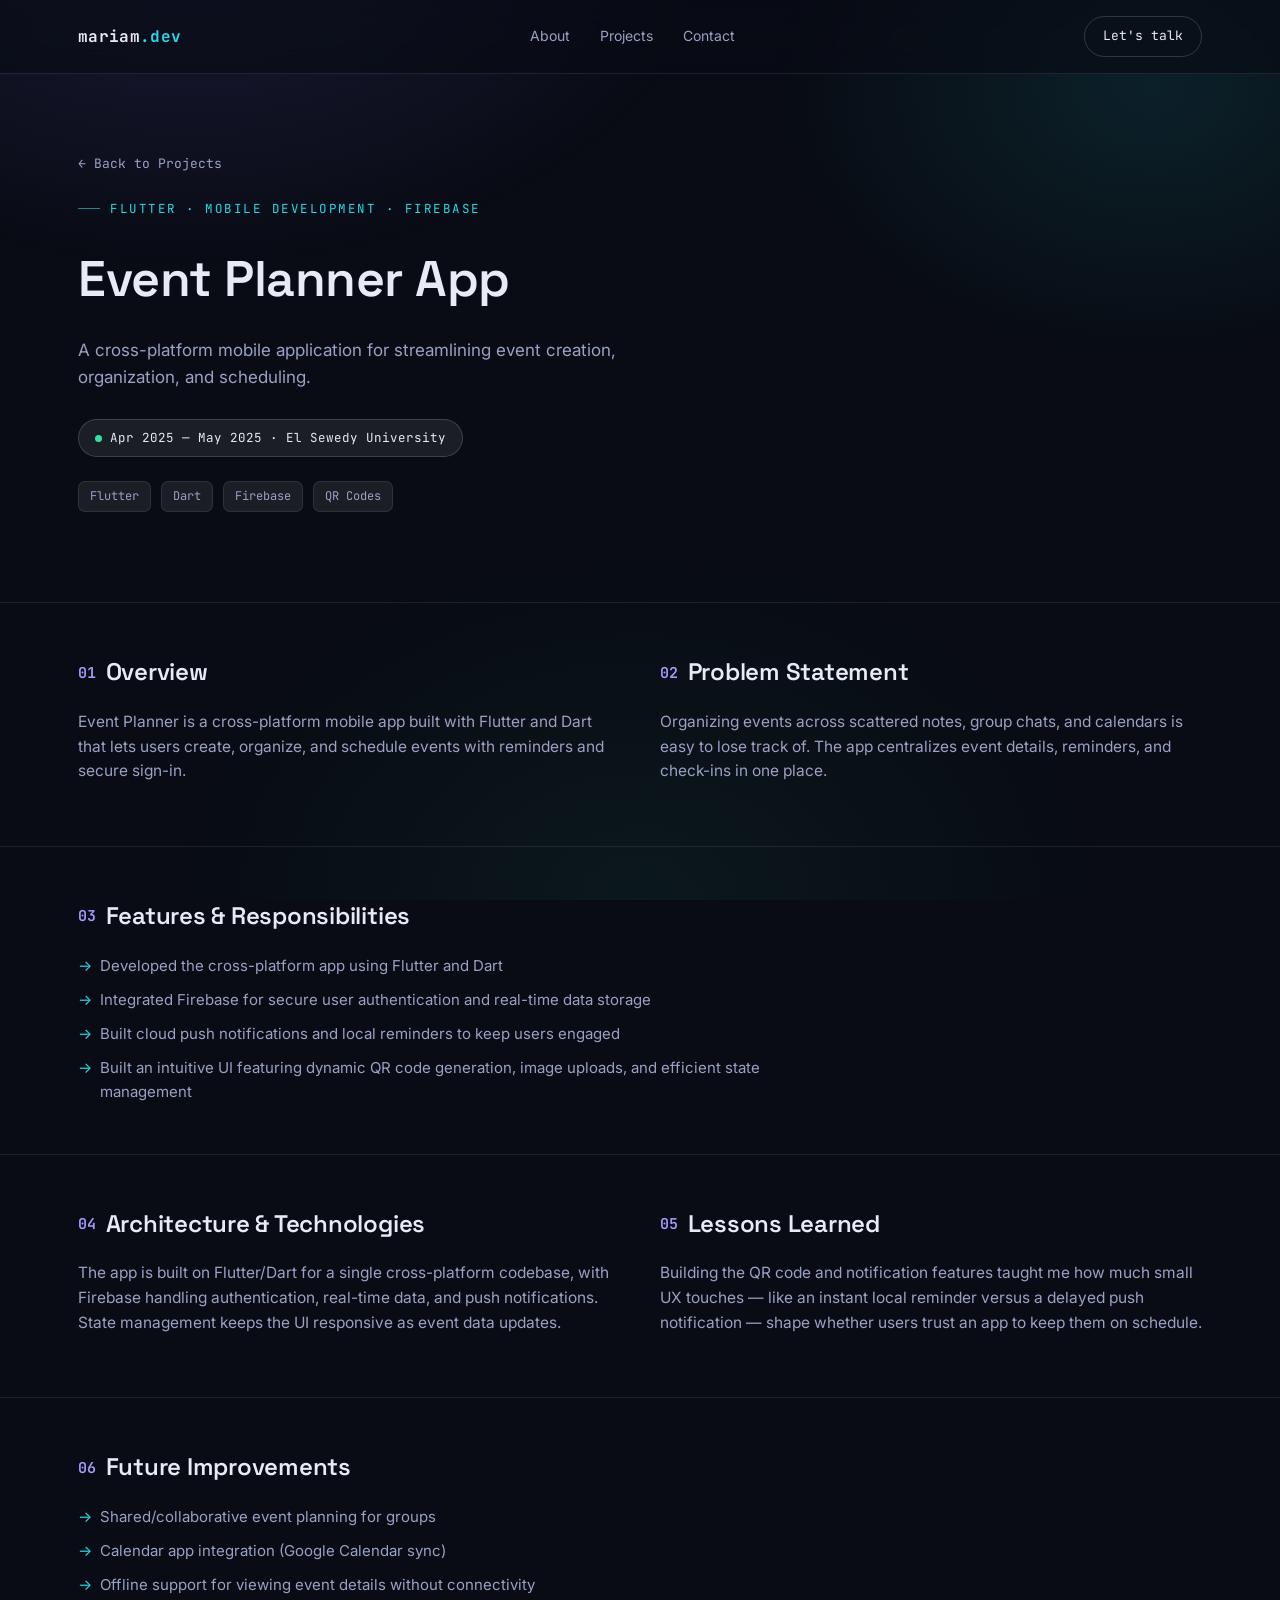
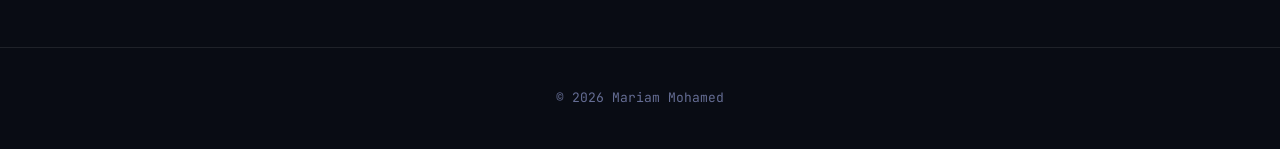
<file: project-event-planner.html>
<!DOCTYPE html>
<html lang="en">
<head>
<meta charset="UTF-8">
<meta name="viewport" content="width=device-width, initial-scale=1.0">
<title>Event Planner App — Mariam Mohamed</title>
<link rel="preconnect" href="https://fonts.googleapis.com">
<link href="https://fonts.googleapis.com/css2?family=Space+Grotesk:wght@500;600;700&family=Inter:wght@400;500;600;700&family=JetBrains+Mono:wght@400;500;700&display=swap" rel="stylesheet">
<link rel="stylesheet" href="assets/style.css">
</head>
<body>
<header class="nav">
  <div class="nav-inner">
    <a href="index.html#home" class="logo">mariam<span>.dev</span></a>
    <nav class="nav-links">
      <a href="index.html#about">About</a>
      <a href="index.html#projects">Projects</a>
      <a href="index.html#contact">Contact</a>
    </nav>
    <a href="index.html#contact" class="nav-cta">Let's talk</a>
  </div>
</header>

<section class="proj-hero">
  <div class="wrap">
    <a href="index.html#projects" class="back-link">← Back to Projects</a>
    <div class="eyebrow">Flutter · Mobile Development · Firebase</div>
    <h1>Event Planner App</h1>
    <p class="lede">A cross-platform mobile application for streamlining event creation, organization, and scheduling.</p>
    <div class="role-badge"><span class="dotpulse"></span> Apr 2025 — May 2025 · El Sewedy University</div>
    <div class="meta-row">
      <span class="chip">Flutter</span><span class="chip">Dart</span><span class="chip">Firebase</span><span class="chip">QR Codes</span>
    </div>
  </div>
</section>

<section class="detail-section">
  <div class="wrap two-col">
    <div>
      <h2><span class="n">01</span> Overview</h2>
      <p>Event Planner is a cross-platform mobile app built with Flutter and Dart that lets users create, organize, and schedule events with reminders and secure sign-in.</p>
    </div>
    <div>
      <h2><span class="n">02</span> Problem Statement</h2>
      <p>Organizing events across scattered notes, group chats, and calendars is easy to lose track of. The app centralizes event details, reminders, and check-ins in one place.</p>
    </div>
  </div>
</section>

<section class="detail-section">
  <div class="wrap">
    <h2><span class="n">03</span> Features & Responsibilities</h2>
    <ul>
      <li>Developed the cross-platform app using Flutter and Dart</li>
      <li>Integrated Firebase for secure user authentication and real-time data storage</li>
      <li>Built cloud push notifications and local reminders to keep users engaged</li>
      <li>Built an intuitive UI featuring dynamic QR code generation, image uploads, and efficient state management</li>
    </ul>
  </div>
</section>

<section class="detail-section">
  <div class="wrap two-col">
    <div>
      <h2><span class="n">04</span> Architecture & Technologies</h2>
      <p>The app is built on Flutter/Dart for a single cross-platform codebase, with Firebase handling authentication, real-time data, and push notifications. State management keeps the UI responsive as event data updates.</p>
    </div>
    <div>
      <h2><span class="n">05</span> Lessons Learned</h2>
      <p>Building the QR code and notification features taught me how much small UX touches — like an instant local reminder versus a delayed push notification — shape whether users trust an app to keep them on schedule.</p>
    </div>
  </div>
</section>

<section class="detail-section">
  <div class="wrap">
    <h2><span class="n">06</span> Future Improvements</h2>
    <ul>
      <li>Shared/collaborative event planning for groups</li>
      <li>Calendar app integration (Google Calendar sync)</li>
      <li>Offline support for viewing event details without connectivity</li>
    </ul>
  </div>
</section>

<footer><div class="wrap"><p>© 2026 Mariam Mohamed</p></div></footer>
<script src="assets/main.js"></script>
</body>
</html>
</file>
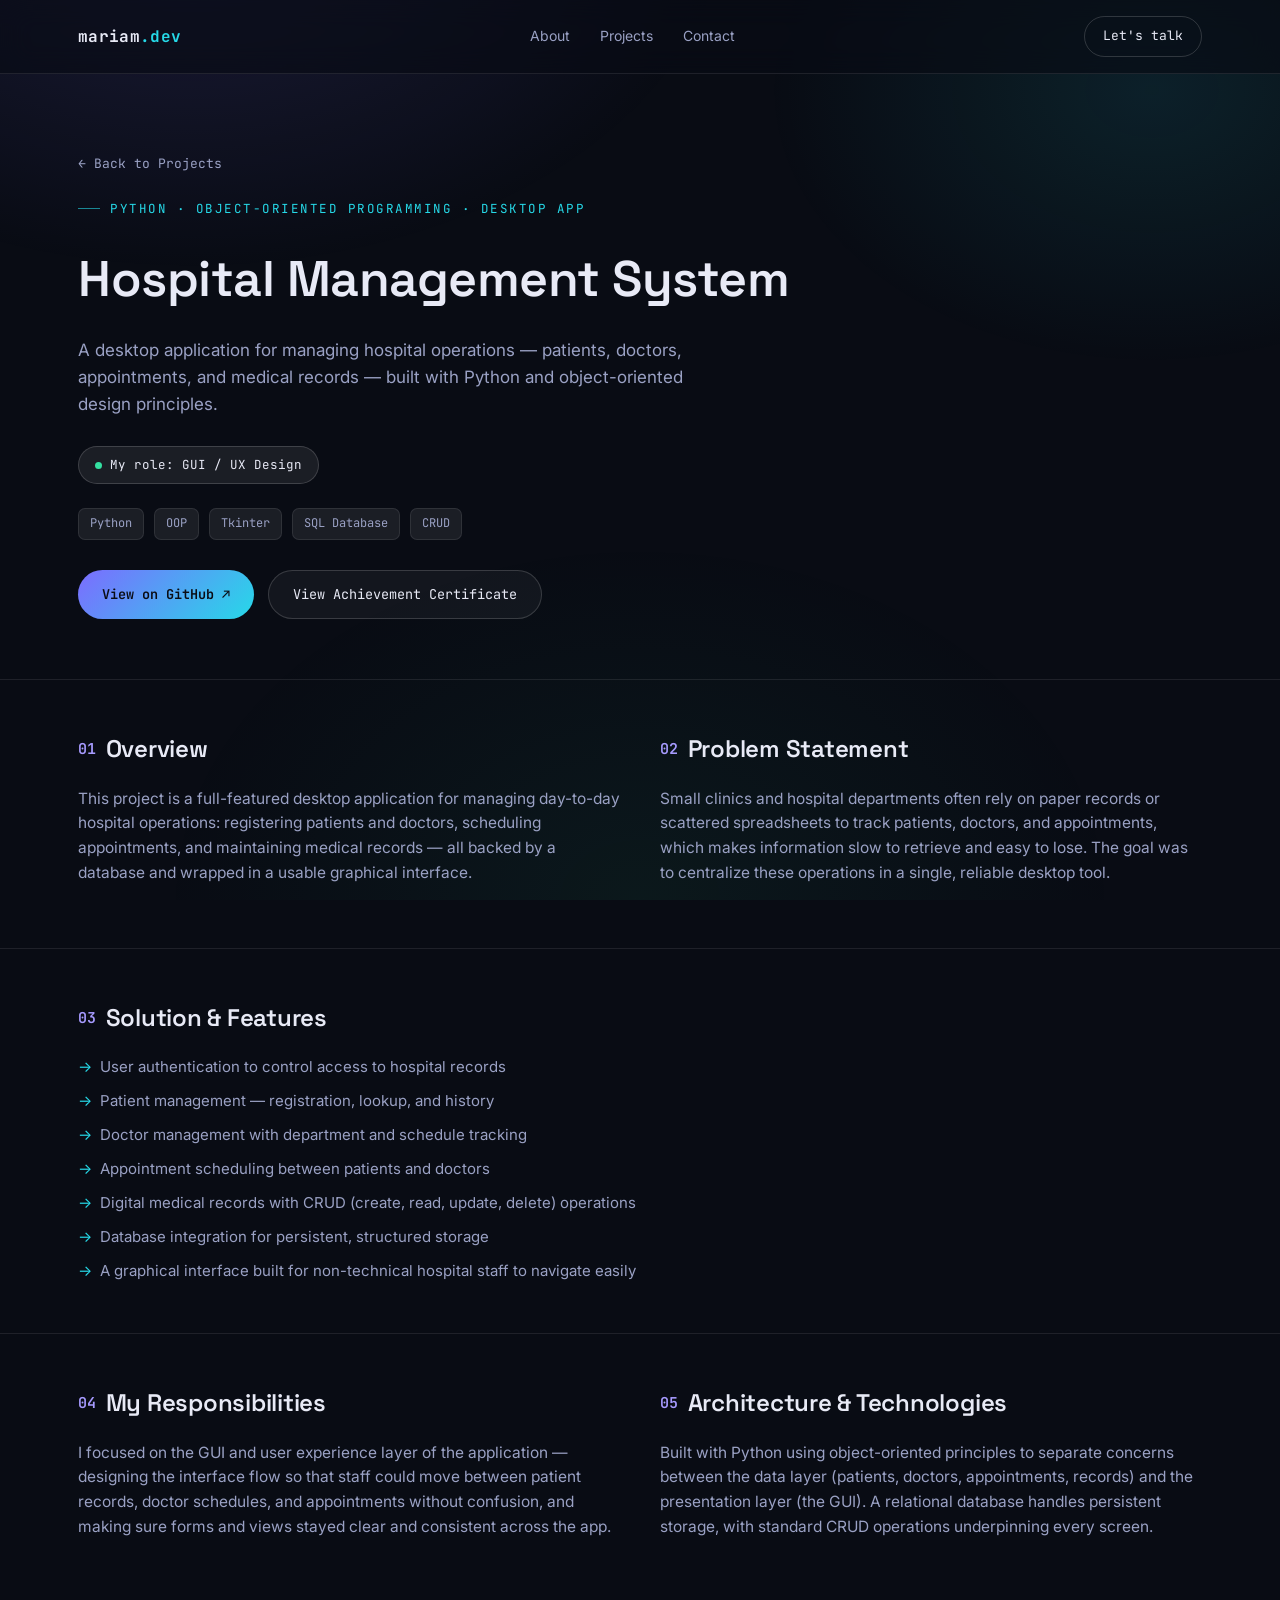
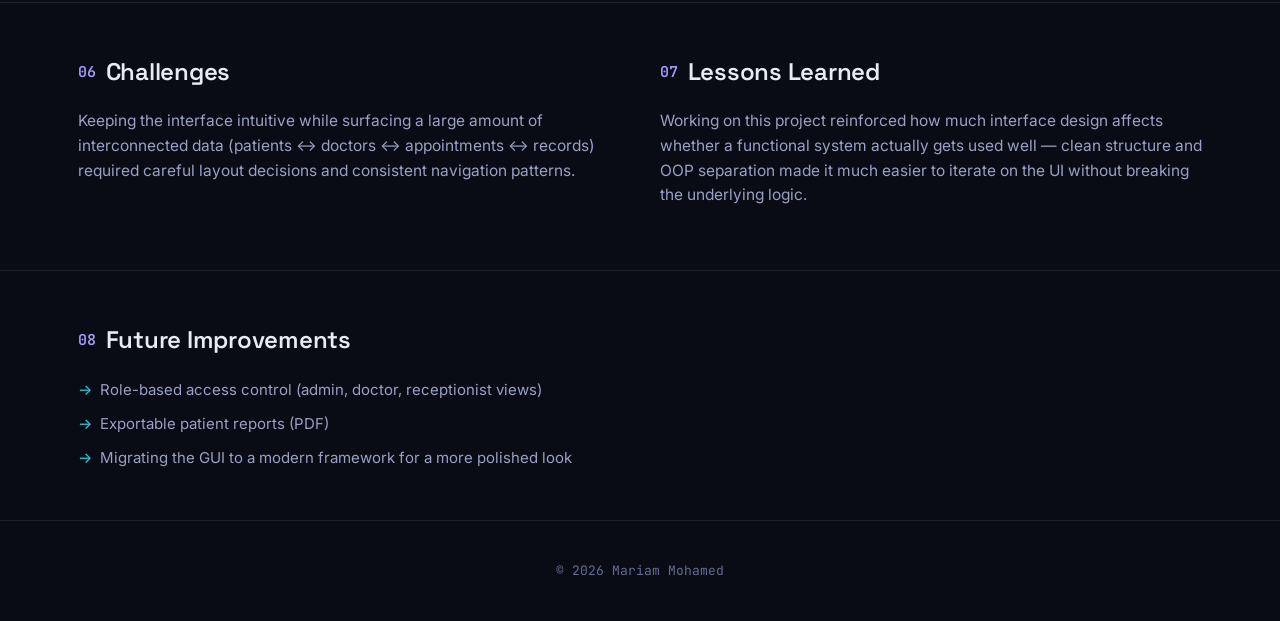
<file: project-hospital.html>
<!DOCTYPE html>
<html lang="en">
<head>
<meta charset="UTF-8">
<meta name="viewport" content="width=device-width, initial-scale=1.0">
<title>Hospital Management System — Mariam Mohamed</title>
<link rel="preconnect" href="https://fonts.googleapis.com">
<link href="https://fonts.googleapis.com/css2?family=Space+Grotesk:wght@500;600;700&family=Inter:wght@400;500;600;700&family=JetBrains+Mono:wght@400;500;700&display=swap" rel="stylesheet">
<link rel="stylesheet" href="assets/style.css">
</head>
<body>
<header class="nav">
  <div class="nav-inner">
    <a href="index.html#home" class="logo">mariam<span>.dev</span></a>
    <nav class="nav-links">
      <a href="index.html#about">About</a>
      <a href="index.html#projects">Projects</a>
      <a href="index.html#contact">Contact</a>
    </nav>
    <a href="index.html#contact" class="nav-cta">Let's talk</a>
  </div>
</header>

<section class="proj-hero">
  <div class="wrap">
    <a href="index.html#projects" class="back-link">← Back to Projects</a>
    <div class="eyebrow">Python · Object-Oriented Programming · Desktop App</div>
    <h1>Hospital Management System</h1>
    <p class="lede">A desktop application for managing hospital operations — patients, doctors, appointments, and medical records — built with Python and object-oriented design principles.</p>
    <div class="role-badge"><span class="dotpulse"></span> My role: GUI / UX Design</div>
    <div class="meta-row">
      <span class="chip">Python</span><span class="chip">OOP</span><span class="chip">Tkinter</span><span class="chip">SQL Database</span><span class="chip">CRUD</span>
    </div>
    <div class="hero-ctas">
      <a href="https://github.com/mariammohamed45/hospital_managment_system" target="_blank" class="btn btn-primary">View on GitHub ↗</a>
      <a href="assets/certs/cert_2.png" target="_blank" class="btn btn-ghost">View Achievement Certificate</a>
    </div>
  </div>
</section>

<section class="detail-section">
  <div class="wrap two-col">
    <div>
      <h2><span class="n">01</span> Overview</h2>
      <p>This project is a full-featured desktop application for managing day-to-day hospital operations: registering patients and doctors, scheduling appointments, and maintaining medical records — all backed by a database and wrapped in a usable graphical interface.</p>
    </div>
    <div>
      <h2><span class="n">02</span> Problem Statement</h2>
      <p>Small clinics and hospital departments often rely on paper records or scattered spreadsheets to track patients, doctors, and appointments, which makes information slow to retrieve and easy to lose. The goal was to centralize these operations in a single, reliable desktop tool.</p>
    </div>
  </div>
</section>

<section class="detail-section">
  <div class="wrap">
    <h2><span class="n">03</span> Solution & Features</h2>
    <ul>
      <li>User authentication to control access to hospital records</li>
      <li>Patient management — registration, lookup, and history</li>
      <li>Doctor management with department and schedule tracking</li>
      <li>Appointment scheduling between patients and doctors</li>
      <li>Digital medical records with CRUD (create, read, update, delete) operations</li>
      <li>Database integration for persistent, structured storage</li>
      <li>A graphical interface built for non-technical hospital staff to navigate easily</li>
    </ul>
  </div>
</section>

<section class="detail-section">
  <div class="wrap two-col">
    <div>
      <h2><span class="n">04</span> My Responsibilities</h2>
      <p>I focused on the GUI and user experience layer of the application — designing the interface flow so that staff could move between patient records, doctor schedules, and appointments without confusion, and making sure forms and views stayed clear and consistent across the app.</p>
    </div>
    <div>
      <h2><span class="n">05</span> Architecture & Technologies</h2>
      <p>Built with Python using object-oriented principles to separate concerns between the data layer (patients, doctors, appointments, records) and the presentation layer (the GUI). A relational database handles persistent storage, with standard CRUD operations underpinning every screen.</p>
    </div>
  </div>
</section>

<section class="detail-section">
  <div class="wrap two-col">
    <div>
      <h2><span class="n">06</span> Challenges</h2>
      <p>Keeping the interface intuitive while surfacing a large amount of interconnected data (patients ↔ doctors ↔ appointments ↔ records) required careful layout decisions and consistent navigation patterns.</p>
    </div>
    <div>
      <h2><span class="n">07</span> Lessons Learned</h2>
      <p>Working on this project reinforced how much interface design affects whether a functional system actually gets used well — clean structure and OOP separation made it much easier to iterate on the UI without breaking the underlying logic.</p>
    </div>
  </div>
</section>

<section class="detail-section">
  <div class="wrap">
    <h2><span class="n">08</span> Future Improvements</h2>
    <ul>
      <li>Role-based access control (admin, doctor, receptionist views)</li>
      <li>Exportable patient reports (PDF)</li>
      <li>Migrating the GUI to a modern framework for a more polished look</li>
    </ul>
  </div>
</section>

<footer>
  <div class="wrap">
    <p>© 2026 Mariam Mohamed</p>
  </div>
</footer>
<script src="assets/main.js"></script>
</body>
</html>
</file>
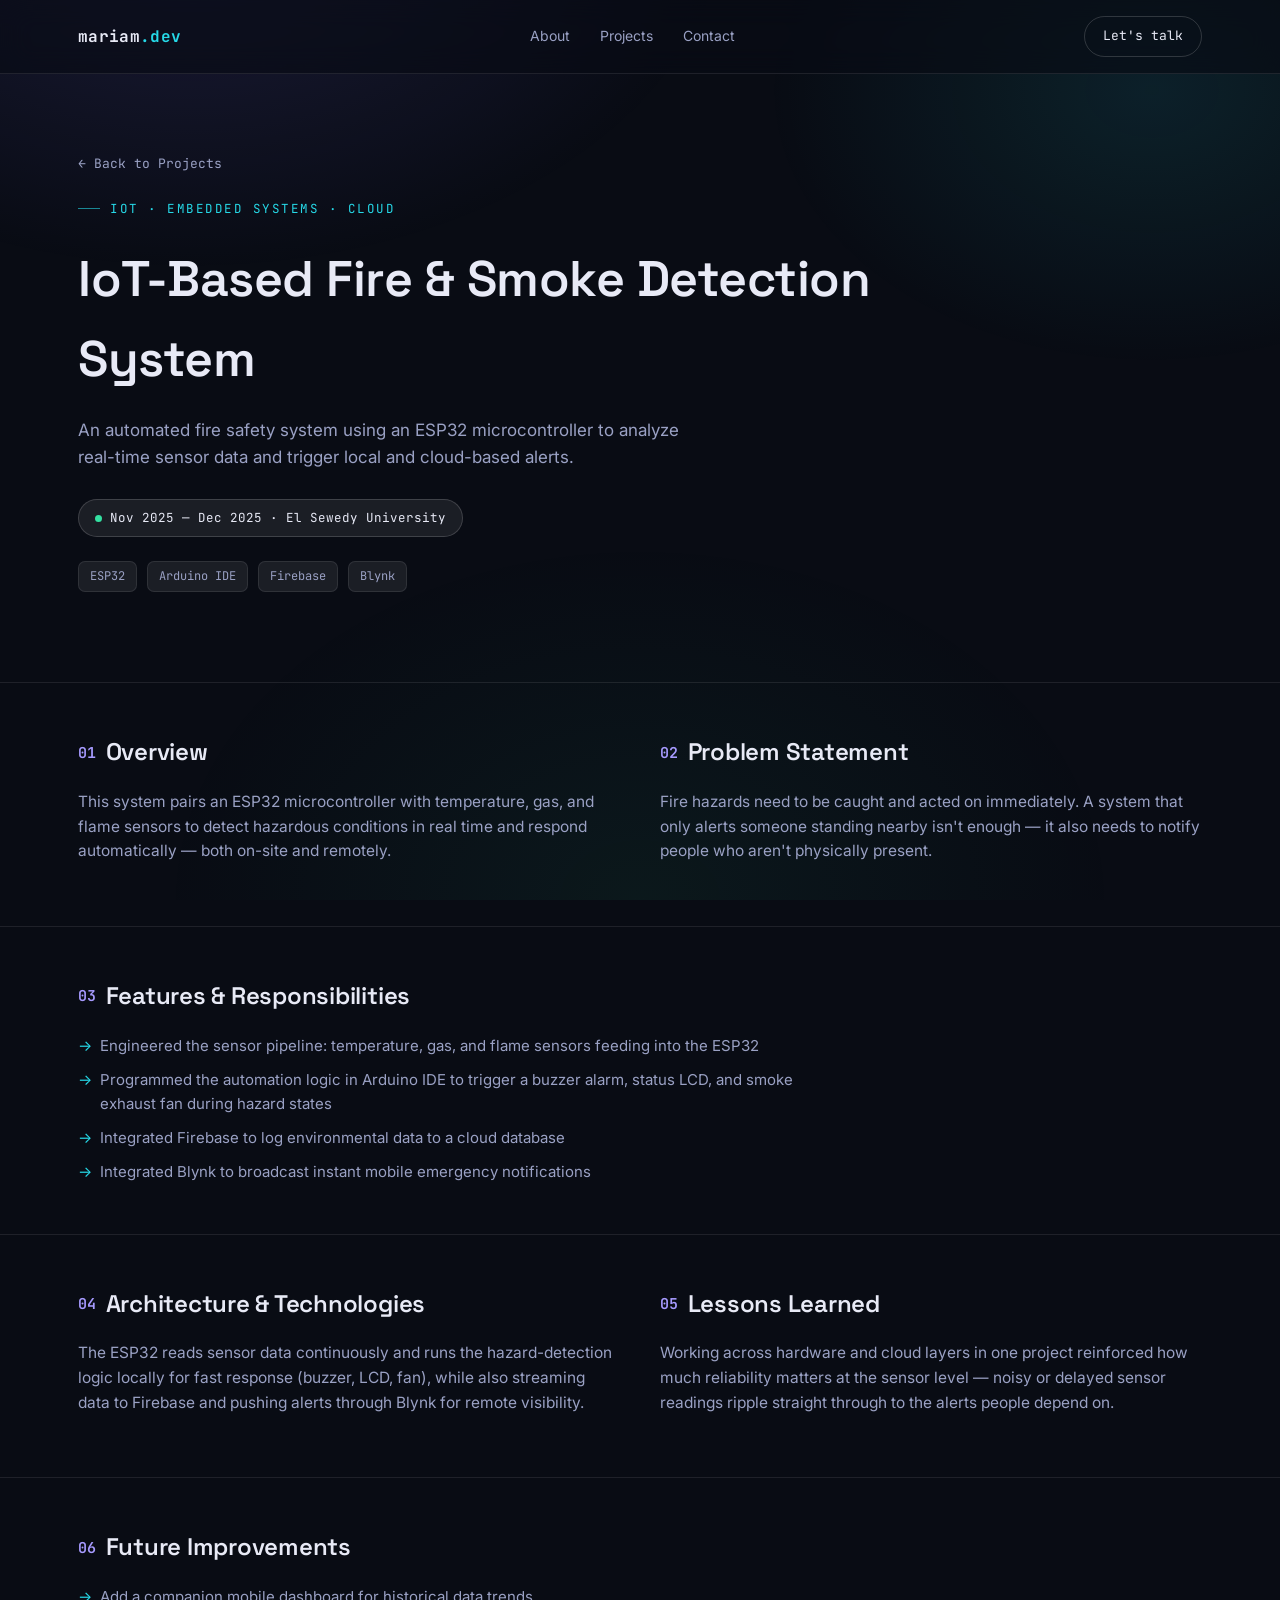
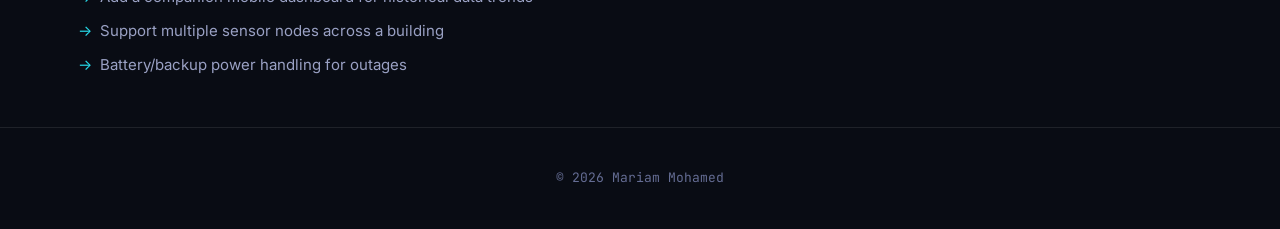
<file: project-iot-fire.html>
<!DOCTYPE html>
<html lang="en">
<head>
<meta charset="UTF-8">
<meta name="viewport" content="width=device-width, initial-scale=1.0">
<title>IoT-Based Fire & Smoke Detection — Mariam Mohamed</title>
<link rel="preconnect" href="https://fonts.googleapis.com">
<link href="https://fonts.googleapis.com/css2?family=Space+Grotesk:wght@500;600;700&family=Inter:wght@400;500;600;700&family=JetBrains+Mono:wght@400;500;700&display=swap" rel="stylesheet">
<link rel="stylesheet" href="assets/style.css">
</head>
<body>
<header class="nav">
  <div class="nav-inner">
    <a href="index.html#home" class="logo">mariam<span>.dev</span></a>
    <nav class="nav-links">
      <a href="index.html#about">About</a>
      <a href="index.html#projects">Projects</a>
      <a href="index.html#contact">Contact</a>
    </nav>
    <a href="index.html#contact" class="nav-cta">Let's talk</a>
  </div>
</header>

<section class="proj-hero">
  <div class="wrap">
    <a href="index.html#projects" class="back-link">← Back to Projects</a>
    <div class="eyebrow">IoT · Embedded Systems · Cloud</div>
    <h1>IoT-Based Fire & Smoke Detection System</h1>
    <p class="lede">An automated fire safety system using an ESP32 microcontroller to analyze real-time sensor data and trigger local and cloud-based alerts.</p>
    <div class="role-badge"><span class="dotpulse"></span> Nov 2025 — Dec 2025 · El Sewedy University</div>
    <div class="meta-row">
      <span class="chip">ESP32</span><span class="chip">Arduino IDE</span><span class="chip">Firebase</span><span class="chip">Blynk</span>
    </div>
  </div>
</section>

<section class="detail-section">
  <div class="wrap two-col">
    <div>
      <h2><span class="n">01</span> Overview</h2>
      <p>This system pairs an ESP32 microcontroller with temperature, gas, and flame sensors to detect hazardous conditions in real time and respond automatically — both on-site and remotely.</p>
    </div>
    <div>
      <h2><span class="n">02</span> Problem Statement</h2>
      <p>Fire hazards need to be caught and acted on immediately. A system that only alerts someone standing nearby isn't enough — it also needs to notify people who aren't physically present.</p>
    </div>
  </div>
</section>

<section class="detail-section">
  <div class="wrap">
    <h2><span class="n">03</span> Features & Responsibilities</h2>
    <ul>
      <li>Engineered the sensor pipeline: temperature, gas, and flame sensors feeding into the ESP32</li>
      <li>Programmed the automation logic in Arduino IDE to trigger a buzzer alarm, status LCD, and smoke exhaust fan during hazard states</li>
      <li>Integrated Firebase to log environmental data to a cloud database</li>
      <li>Integrated Blynk to broadcast instant mobile emergency notifications</li>
    </ul>
  </div>
</section>

<section class="detail-section">
  <div class="wrap two-col">
    <div>
      <h2><span class="n">04</span> Architecture & Technologies</h2>
      <p>The ESP32 reads sensor data continuously and runs the hazard-detection logic locally for fast response (buzzer, LCD, fan), while also streaming data to Firebase and pushing alerts through Blynk for remote visibility.</p>
    </div>
    <div>
      <h2><span class="n">05</span> Lessons Learned</h2>
      <p>Working across hardware and cloud layers in one project reinforced how much reliability matters at the sensor level — noisy or delayed sensor readings ripple straight through to the alerts people depend on.</p>
    </div>
  </div>
</section>

<section class="detail-section">
  <div class="wrap">
    <h2><span class="n">06</span> Future Improvements</h2>
    <ul>
      <li>Add a companion mobile dashboard for historical data trends</li>
      <li>Support multiple sensor nodes across a building</li>
      <li>Battery/backup power handling for outages</li>
    </ul>
  </div>
</section>

<footer><div class="wrap"><p>© 2026 Mariam Mohamed</p></div></footer>
<script src="assets/main.js"></script>
</body>
</html>
</file>
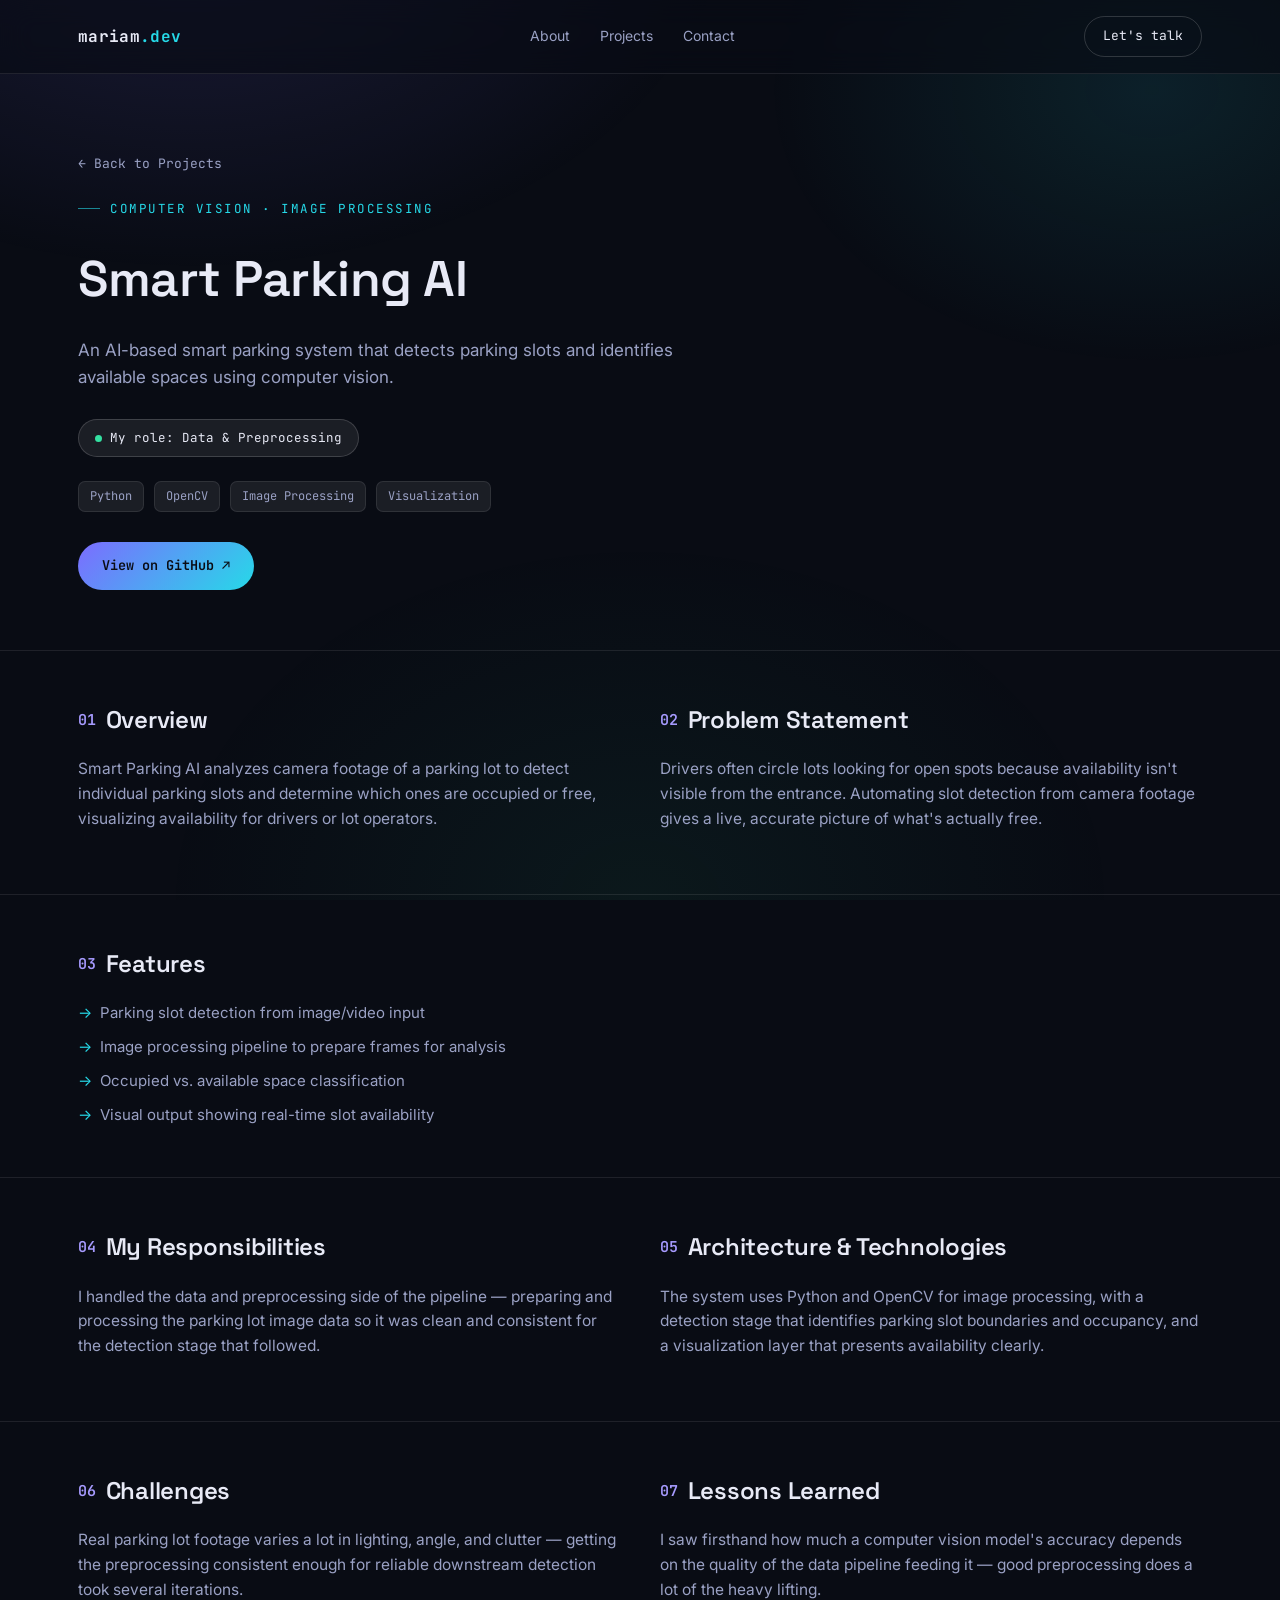
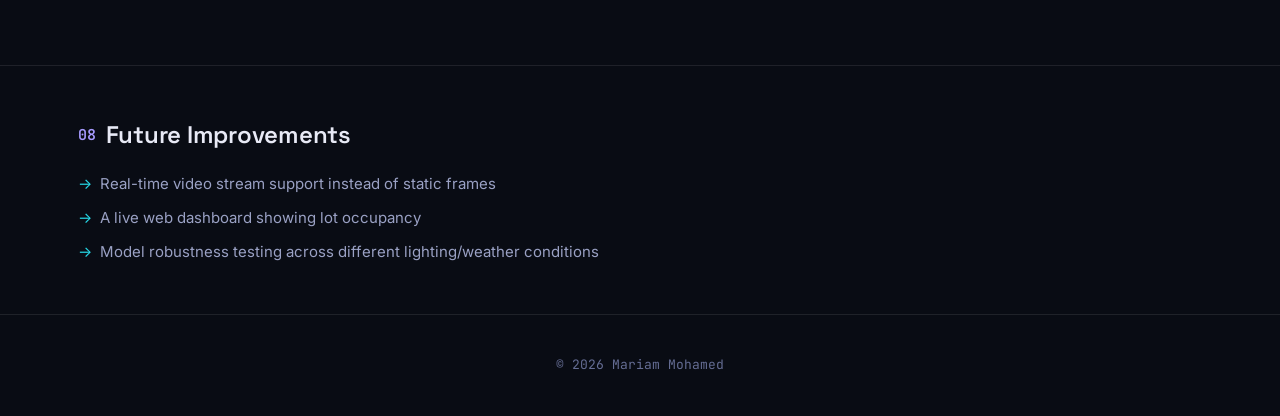
<file: project-parking.html>
<!DOCTYPE html>
<html lang="en">
<head>
<meta charset="UTF-8">
<meta name="viewport" content="width=device-width, initial-scale=1.0">
<title>Smart Parking AI — Mariam Mohamed</title>
<link rel="preconnect" href="https://fonts.googleapis.com">
<link href="https://fonts.googleapis.com/css2?family=Space+Grotesk:wght@500;600;700&family=Inter:wght@400;500;600;700&family=JetBrains+Mono:wght@400;500;700&display=swap" rel="stylesheet">
<link rel="stylesheet" href="assets/style.css">
</head>
<body>
<header class="nav">
  <div class="nav-inner">
    <a href="index.html#home" class="logo">mariam<span>.dev</span></a>
    <nav class="nav-links">
      <a href="index.html#about">About</a>
      <a href="index.html#projects">Projects</a>
      <a href="index.html#contact">Contact</a>
    </nav>
    <a href="index.html#contact" class="nav-cta">Let's talk</a>
  </div>
</header>

<section class="proj-hero">
  <div class="wrap">
    <a href="index.html#projects" class="back-link">← Back to Projects</a>
    <div class="eyebrow">Computer Vision · Image Processing</div>
    <h1>Smart Parking AI</h1>
    <p class="lede">An AI-based smart parking system that detects parking slots and identifies available spaces using computer vision.</p>
    <div class="role-badge"><span class="dotpulse"></span> My role: Data & Preprocessing</div>
    <div class="meta-row">
      <span class="chip">Python</span><span class="chip">OpenCV</span><span class="chip">Image Processing</span><span class="chip">Visualization</span>
    </div>
    <div class="hero-ctas">
      <a href="https://github.com/mariammohamed45/Smart_Parking-AI" target="_blank" class="btn btn-primary">View on GitHub ↗</a>
    </div>
  </div>
</section>

<section class="detail-section">
  <div class="wrap two-col">
    <div>
      <h2><span class="n">01</span> Overview</h2>
      <p>Smart Parking AI analyzes camera footage of a parking lot to detect individual parking slots and determine which ones are occupied or free, visualizing availability for drivers or lot operators.</p>
    </div>
    <div>
      <h2><span class="n">02</span> Problem Statement</h2>
      <p>Drivers often circle lots looking for open spots because availability isn't visible from the entrance. Automating slot detection from camera footage gives a live, accurate picture of what's actually free.</p>
    </div>
  </div>
</section>

<section class="detail-section">
  <div class="wrap">
    <h2><span class="n">03</span> Features</h2>
    <ul>
      <li>Parking slot detection from image/video input</li>
      <li>Image processing pipeline to prepare frames for analysis</li>
      <li>Occupied vs. available space classification</li>
      <li>Visual output showing real-time slot availability</li>
    </ul>
  </div>
</section>

<section class="detail-section">
  <div class="wrap two-col">
    <div>
      <h2><span class="n">04</span> My Responsibilities</h2>
      <p>I handled the data and preprocessing side of the pipeline — preparing and processing the parking lot image data so it was clean and consistent for the detection stage that followed.</p>
    </div>
    <div>
      <h2><span class="n">05</span> Architecture & Technologies</h2>
      <p>The system uses Python and OpenCV for image processing, with a detection stage that identifies parking slot boundaries and occupancy, and a visualization layer that presents availability clearly.</p>
    </div>
  </div>
</section>

<section class="detail-section">
  <div class="wrap two-col">
    <div>
      <h2><span class="n">06</span> Challenges</h2>
      <p>Real parking lot footage varies a lot in lighting, angle, and clutter — getting the preprocessing consistent enough for reliable downstream detection took several iterations.</p>
    </div>
    <div>
      <h2><span class="n">07</span> Lessons Learned</h2>
      <p>I saw firsthand how much a computer vision model's accuracy depends on the quality of the data pipeline feeding it — good preprocessing does a lot of the heavy lifting.</p>
    </div>
  </div>
</section>

<section class="detail-section">
  <div class="wrap">
    <h2><span class="n">08</span> Future Improvements</h2>
    <ul>
      <li>Real-time video stream support instead of static frames</li>
      <li>A live web dashboard showing lot occupancy</li>
      <li>Model robustness testing across different lighting/weather conditions</li>
    </ul>
  </div>
</section>

<footer><div class="wrap"><p>© 2026 Mariam Mohamed</p></div></footer>
<script src="assets/main.js"></script>
</body>
</html>
</file>
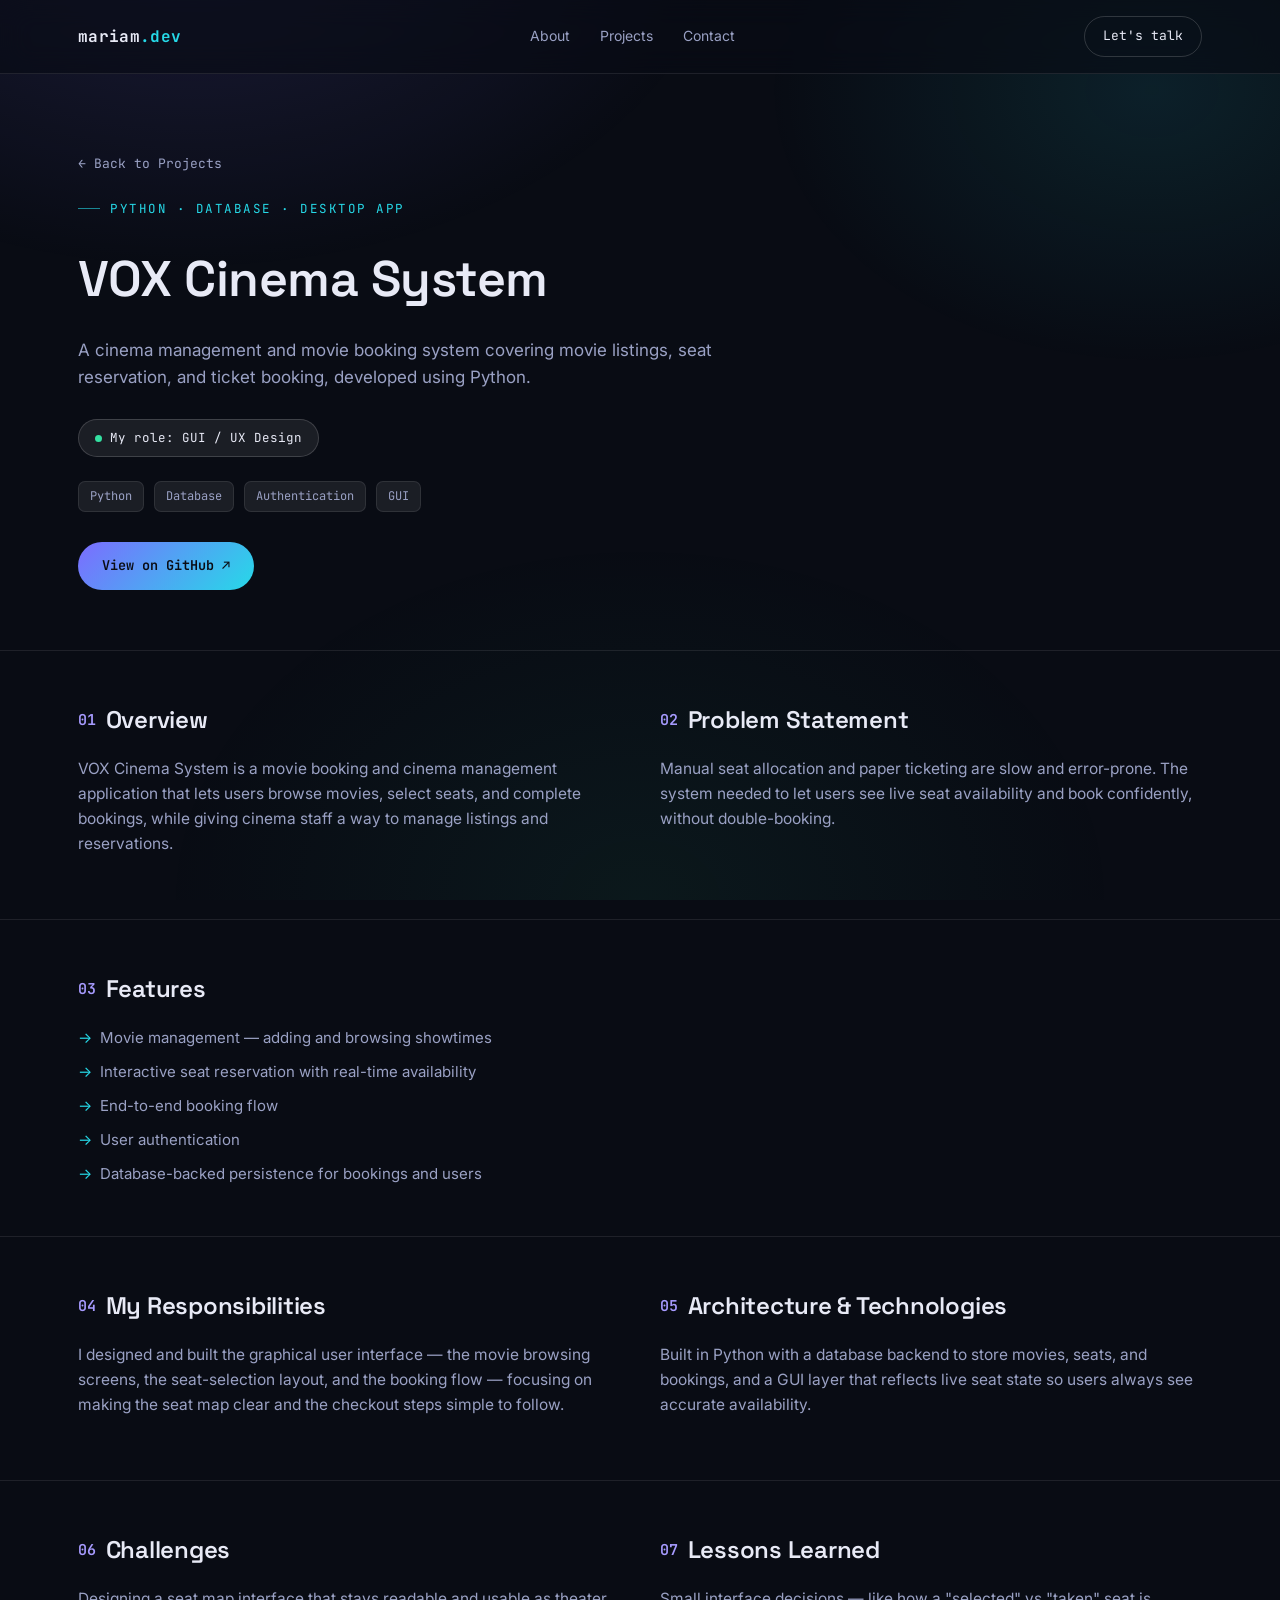
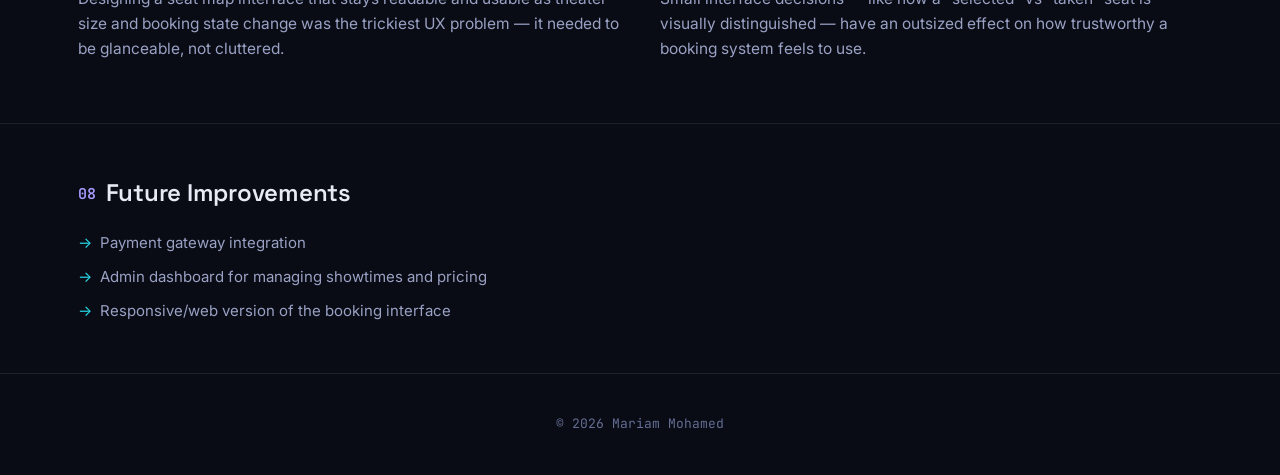
<file: project-vox.html>
<!DOCTYPE html>
<html lang="en">
<head>
<meta charset="UTF-8">
<meta name="viewport" content="width=device-width, initial-scale=1.0">
<title>VOX Cinema System — Mariam Mohamed</title>
<link rel="preconnect" href="https://fonts.googleapis.com">
<link href="https://fonts.googleapis.com/css2?family=Space+Grotesk:wght@500;600;700&family=Inter:wght@400;500;600;700&family=JetBrains+Mono:wght@400;500;700&display=swap" rel="stylesheet">
<link rel="stylesheet" href="assets/style.css">
</head>
<body>
<header class="nav">
  <div class="nav-inner">
    <a href="index.html#home" class="logo">mariam<span>.dev</span></a>
    <nav class="nav-links">
      <a href="index.html#about">About</a>
      <a href="index.html#projects">Projects</a>
      <a href="index.html#contact">Contact</a>
    </nav>
    <a href="index.html#contact" class="nav-cta">Let's talk</a>
  </div>
</header>

<section class="proj-hero">
  <div class="wrap">
    <a href="index.html#projects" class="back-link">← Back to Projects</a>
    <div class="eyebrow">Python · Database · Desktop App</div>
    <h1>VOX Cinema System</h1>
    <p class="lede">A cinema management and movie booking system covering movie listings, seat reservation, and ticket booking, developed using Python.</p>
    <div class="role-badge"><span class="dotpulse"></span> My role: GUI / UX Design</div>
    <div class="meta-row">
      <span class="chip">Python</span><span class="chip">Database</span><span class="chip">Authentication</span><span class="chip">GUI</span>
    </div>
    <div class="hero-ctas">
      <a href="https://github.com/mariammohamed45/vox_cinema" target="_blank" class="btn btn-primary">View on GitHub ↗</a>
    </div>
  </div>
</section>

<section class="detail-section">
  <div class="wrap two-col">
    <div>
      <h2><span class="n">01</span> Overview</h2>
      <p>VOX Cinema System is a movie booking and cinema management application that lets users browse movies, select seats, and complete bookings, while giving cinema staff a way to manage listings and reservations.</p>
    </div>
    <div>
      <h2><span class="n">02</span> Problem Statement</h2>
      <p>Manual seat allocation and paper ticketing are slow and error-prone. The system needed to let users see live seat availability and book confidently, without double-booking.</p>
    </div>
  </div>
</section>

<section class="detail-section">
  <div class="wrap">
    <h2><span class="n">03</span> Features</h2>
    <ul>
      <li>Movie management — adding and browsing showtimes</li>
      <li>Interactive seat reservation with real-time availability</li>
      <li>End-to-end booking flow</li>
      <li>User authentication</li>
      <li>Database-backed persistence for bookings and users</li>
    </ul>
  </div>
</section>

<section class="detail-section">
  <div class="wrap two-col">
    <div>
      <h2><span class="n">04</span> My Responsibilities</h2>
      <p>I designed and built the graphical user interface — the movie browsing screens, the seat-selection layout, and the booking flow — focusing on making the seat map clear and the checkout steps simple to follow.</p>
    </div>
    <div>
      <h2><span class="n">05</span> Architecture & Technologies</h2>
      <p>Built in Python with a database backend to store movies, seats, and bookings, and a GUI layer that reflects live seat state so users always see accurate availability.</p>
    </div>
  </div>
</section>

<section class="detail-section">
  <div class="wrap two-col">
    <div>
      <h2><span class="n">06</span> Challenges</h2>
      <p>Designing a seat map interface that stays readable and usable as theater size and booking state change was the trickiest UX problem — it needed to be glanceable, not cluttered.</p>
    </div>
    <div>
      <h2><span class="n">07</span> Lessons Learned</h2>
      <p>Small interface decisions — like how a "selected" vs "taken" seat is visually distinguished — have an outsized effect on how trustworthy a booking system feels to use.</p>
    </div>
  </div>
</section>

<section class="detail-section">
  <div class="wrap">
    <h2><span class="n">08</span> Future Improvements</h2>
    <ul>
      <li>Payment gateway integration</li>
      <li>Admin dashboard for managing showtimes and pricing</li>
      <li>Responsive/web version of the booking interface</li>
    </ul>
  </div>
</section>

<footer><div class="wrap"><p>© 2026 Mariam Mohamed</p></div></footer>
<script src="assets/main.js"></script>
</body>
</html>
</file>
<file: assets/style.css>
/* ============ DESIGN TOKENS ============ */
:root{
  --bg: #090c14;
  --bg-alt: #0d1120;
  --surface: rgba(255,255,255,0.045);
  --surface-strong: rgba(255,255,255,0.075);
  --border: rgba(255,255,255,0.09);
  --border-strong: rgba(255,255,255,0.16);
  --text: #e8eaf6;
  --text-dim: #9aa1c4;
  --text-faint: #656d94;
  --violet: #7c6cff;
  --violet-soft: #a79bff;
  --cyan: #26d9e8;
  --mint: #34e0a1;
  --amber: #ffb454;
  --grad-1: linear-gradient(135deg, #7c6cff 0%, #26d9e8 100%);
  --grad-2: linear-gradient(135deg, #26d9e8 0%, #34e0a1 100%);
  --radius-lg: 22px;
  --radius-md: 14px;
  --radius-sm: 9px;
  --font-display: "Space Grotesk", sans-serif;
  --font-body: "Inter", sans-serif;
  --font-mono: "JetBrains Mono", monospace;
  --maxw: 1180px;
}

*{box-sizing:border-box; margin:0; padding:0;}
html{scroll-behavior:smooth;}
body{
  background: var(--bg);
  color: var(--text);
  font-family: var(--font-body);
  line-height:1.6;
  overflow-x:hidden;
  position:relative;
}
body::before{
  content:"";
  position:fixed; inset:0;
  background:
    radial-gradient(ellipse 900px 600px at 15% -10%, rgba(124,108,255,0.16), transparent 60%),
    radial-gradient(ellipse 700px 500px at 90% 10%, rgba(38,217,232,0.10), transparent 55%),
    radial-gradient(ellipse 800px 600px at 50% 100%, rgba(52,224,161,0.06), transparent 60%);
  pointer-events:none;
  z-index:0;
}
img{max-width:100%; display:block;}
a{color:inherit; text-decoration:none;}
ul{list-style:none;}
button{font-family:inherit; cursor:pointer;}

.wrap{max-width:var(--maxw); margin:0 auto; padding:0 28px; position:relative; z-index:1;}
section{padding:120px 0; position:relative; z-index:1;}
@media(max-width:768px){ section{padding:80px 0;} .wrap{padding:0 20px;} }

.eyebrow{
  font-family:var(--font-mono); font-size:12.5px; letter-spacing:.12em; text-transform:uppercase;
  color:var(--cyan); display:flex; align-items:center; gap:10px; margin-bottom:16px;
}
.eyebrow::before{content:""; width:22px; height:1px; background:var(--cyan); opacity:.6;}
h1,h2,h3,h4{font-family:var(--font-display); font-weight:600; letter-spacing:-0.01em;}
.section-title{font-size:clamp(28px,4vw,42px); margin-bottom:14px;}
.section-sub{color:var(--text-dim); max-width:560px; margin-bottom:56px; font-size:16px;}

/* glass card */
.glass{
  background: var(--surface);
  border:1px solid var(--border);
  border-radius: var(--radius-lg);
  backdrop-filter: blur(18px);
  -webkit-backdrop-filter: blur(18px);
}
.glass:hover{ border-color:var(--border-strong); }

/* nav */
header.nav{
  position:fixed; top:0; left:0; right:0; z-index:100;
  background:rgba(9,12,20,0.65);
  backdrop-filter:blur(14px); -webkit-backdrop-filter:blur(14px);
  border-bottom:1px solid var(--border);
  transition:.3s;
}
.nav-inner{max-width:var(--maxw); margin:0 auto; padding:16px 28px; display:flex; align-items:center; justify-content:space-between;}
.logo{font-family:var(--font-mono); font-weight:700; font-size:16px; letter-spacing:.02em;}
.logo span{color:var(--cyan);}
.nav-links{display:flex; gap:30px; font-size:14px; color:var(--text-dim);}
.nav-links a{transition:.2s;}
.nav-links a:hover{color:var(--text);}
.nav-cta{
  font-family:var(--font-mono); font-size:13px; padding:9px 18px; border-radius:100px;
  border:1px solid var(--border-strong); color:var(--text); transition:.2s;
}
.nav-cta:hover{background:var(--surface-strong); border-color:var(--violet-soft);}
.nav-toggle{display:none; background:none; border:none; color:var(--text); font-size:22px;}
@media(max-width:860px){
  .nav-links{display:none;}
  .nav-toggle{display:block;}
}

/* buttons */
.btn{
  display:inline-flex; align-items:center; gap:8px;
  font-family:var(--font-mono); font-size:13.5px; padding:13px 24px;
  border-radius:100px; border:1px solid var(--border-strong);
  transition:.25s; white-space:nowrap;
}
.btn-primary{ background:var(--grad-1); color:#0a0c14; font-weight:600; border:none; }
.btn-primary:hover{ filter:brightness(1.1); transform:translateY(-2px); box-shadow:0 12px 30px rgba(124,108,255,.35); }
.btn-ghost{ color:var(--text); background:var(--surface); }
.btn-ghost:hover{ border-color:var(--violet-soft); background:var(--surface-strong); transform:translateY(-2px); }
.btn-sm{ padding:9px 16px; font-size:12.5px; }

/* hero */
.hero{
  min-height:100vh; display:flex; align-items:center; padding-top:100px;
  position:relative;
}
#nodeCanvas{ position:absolute; inset:0; z-index:0; opacity:.55; }
.hero-inner{ display:grid; grid-template-columns:1.2fr .8fr; gap:60px; align-items:center; position:relative; z-index:2; }
@media(max-width:900px){ .hero-inner{grid-template-columns:1fr; text-align:center;} .hero-photo{order:-1; margin:0 auto;} }

.hero-title{ font-size:clamp(36px,6vw,64px); line-height:1.05; margin-bottom:20px; }
.hero-title .grad-text{
  background:var(--grad-1); -webkit-background-clip:text; background-clip:text; color:transparent;
}
.typing{ font-family:var(--font-mono); color:var(--cyan); font-size:clamp(15px,2vw,19px); min-height:28px; margin-bottom:22px; }
.typing::after{ content:"_"; animation:blink 1s step-end infinite; }
@keyframes blink{ 50%{opacity:0;} }
.hero-desc{ color:var(--text-dim); font-size:17px; max-width:520px; margin-bottom:34px; }
.hero-ctas{ display:flex; flex-wrap:wrap; gap:14px; }
.hero-photo-wrap{
  position:relative; width:280px; height:340px; margin-left:auto;
}
@media(max-width:900px){ .hero-photo-wrap{margin:0 auto;} }
.hero-photo-wrap::before{
  content:""; position:absolute; inset:-14px; border-radius:28px;
  background:var(--grad-1); opacity:.5; filter:blur(28px); z-index:0;
}
.hero-photo{
  position:relative; z-index:1; width:100%; height:100%; object-fit:cover;
  border-radius:24px; border:1px solid var(--border-strong);
}
.hero-scroll{ position:absolute; bottom:34px; left:50%; transform:translateX(-50%); z-index:2; }
.hero-scroll span{ display:block; width:1px; height:44px; background:linear-gradient(var(--cyan),transparent); margin:0 auto; animation:scrollmove 1.8s infinite; }
@keyframes scrollmove{ 0%{opacity:0; transform:scaleY(0);} 40%{opacity:1;} 100%{opacity:0; transform:scaleY(1);} }

/* reveal */
.reveal{ opacity:0; transform:translateY(28px); transition:opacity .7s ease, transform .7s ease; }
.reveal.in{ opacity:1; transform:none; }

/* about */
.about-grid{ display:grid; grid-template-columns:1fr 1fr; gap:50px; align-items:start; }
@media(max-width:800px){ .about-grid{grid-template-columns:1fr;} }
.about-text p{ color:var(--text-dim); margin-bottom:16px; font-size:16px; }
.stat-row{ display:grid; grid-template-columns:repeat(3,1fr); gap:16px; margin-top:30px; }
.stat{ padding:22px 18px; text-align:center; }
.stat .num{ font-family:var(--font-mono); font-size:30px; font-weight:700; color:var(--cyan); }
.stat .label{ font-size:12.5px; color:var(--text-faint); margin-top:4px; }
.focus-list{ display:flex; flex-direction:column; gap:14px; }
.focus-item{ display:flex; gap:14px; padding:16px 18px; align-items:flex-start; }
.focus-item .dot{ width:8px; height:8px; border-radius:50%; background:var(--grad-2); margin-top:7px; flex-shrink:0; }
.focus-item h4{ font-size:15px; margin-bottom:3px; }
.focus-item p{ color:var(--text-dim); font-size:14px; }

/* timeline (education/experience) */
.timeline{ position:relative; padding-left:34px; }
.timeline::before{ content:""; position:absolute; left:6px; top:6px; bottom:6px; width:1px; background:linear-gradient(var(--violet),var(--cyan),transparent); }
.tl-item{ position:relative; padding-bottom:44px; }
.tl-item:last-child{padding-bottom:0;}
.tl-item::before{ content:""; position:absolute; left:-34px; top:4px; width:13px; height:13px; border-radius:50%; background:var(--bg); border:2px solid var(--cyan); }
.tl-date{ font-family:var(--font-mono); font-size:12.5px; color:var(--cyan); margin-bottom:6px; }
.tl-item h3{ font-size:19px; margin-bottom:4px; }
.tl-item .org{ color:var(--text-dim); font-size:14px; margin-bottom:10px; }
.tl-item p, .tl-item li{ color:var(--text-dim); font-size:14.5px; }
.tl-item ul{ margin-top:8px; display:flex; flex-direction:column; gap:6px; }
.tl-item li::before{ content:"▸ "; color:var(--violet-soft); }

/* skills */
.skill-cat-grid{ display:grid; grid-template-columns:repeat(3,1fr); gap:20px; }
@media(max-width:900px){ .skill-cat-grid{grid-template-columns:repeat(2,1fr);} }
@media(max-width:560px){ .skill-cat-grid{grid-template-columns:1fr;} }
.skill-card{ padding:26px; transition:.3s; }
.skill-card:hover{ transform:translateY(-6px); }
.skill-card .icon{ width:38px; height:38px; border-radius:10px; background:var(--grad-1); display:flex; align-items:center; justify-content:center; margin-bottom:16px; font-family:var(--font-mono); font-weight:700; color:#0a0c14; font-size:14px; }
.skill-card h4{ font-size:15px; margin-bottom:12px; }
.chip-row{ display:flex; flex-wrap:wrap; gap:8px; }
.chip{
  font-family:var(--font-mono); font-size:12px; padding:5px 11px; border-radius:7px;
  background:var(--surface-strong); border:1px solid var(--border); color:var(--text-dim);
}

/* projects */
.project-grid{ display:grid; grid-template-columns:repeat(2,1fr); gap:26px; }
@media(max-width:800px){ .project-grid{grid-template-columns:1fr;} }
.proj-card{ overflow:hidden; display:flex; flex-direction:column; transition:.3s; }
.proj-card:hover{ transform:translateY(-6px); border-color:var(--border-strong); }
.proj-media{ height:190px; position:relative; overflow:hidden; display:flex; align-items:center; justify-content:center; font-family:var(--font-mono); font-size:13px; color:var(--text-faint); }
.proj-media .glyph{ font-size:52px; opacity:.5; }
.proj-body{ padding:24px; display:flex; flex-direction:column; gap:12px; flex:1; }
.proj-tag{ font-family:var(--font-mono); font-size:11.5px; color:var(--mint); }
.proj-body h3{ font-size:20px; }
.proj-body p{ color:var(--text-dim); font-size:14px; flex:1; }
.proj-links{ display:flex; gap:10px; margin-top:6px; }

/* certificates */
.cert-grid{ display:grid; grid-template-columns:repeat(3,1fr); gap:22px; }
@media(max-width:800px){ .cert-grid{grid-template-columns:1fr 1fr;} }
@media(max-width:560px){ .cert-grid{grid-template-columns:1fr;} }
.cert-card{ overflow:hidden; cursor:pointer; }
.cert-card img{ aspect-ratio:4/3; object-fit:cover; transition:.4s; }
.cert-card:hover img{ transform:scale(1.06); }
.cert-cap{ padding:14px 16px; font-size:13px; color:var(--text-dim); }

/* lightbox */
.lightbox{ position:fixed; inset:0; background:rgba(6,8,14,0.92); backdrop-filter:blur(6px); display:none; align-items:center; justify-content:center; z-index:200; padding:30px; }
.lightbox.open{ display:flex; }
.lightbox img{ max-width:min(900px,90vw); max-height:85vh; border-radius:12px; border:1px solid var(--border-strong); }
.lightbox-close{ position:absolute; top:26px; right:32px; font-size:30px; color:var(--text); background:none; border:none; }

/* achievements */
.achieve-grid{ display:grid; grid-template-columns:repeat(3,1fr); gap:20px; }
@media(max-width:800px){ .achieve-grid{grid-template-columns:1fr;} }
.achieve-card{ padding:26px; text-align:center; }
.achieve-card .ic{ font-size:30px; margin-bottom:12px; }
.achieve-card h4{ font-size:15px; margin-bottom:6px; }
.achieve-card p{ font-size:13px; color:var(--text-dim); }

/* contact */
.contact-grid{ display:grid; grid-template-columns:1fr 1fr; gap:50px; }
@media(max-width:800px){ .contact-grid{grid-template-columns:1fr;} }
.contact-info .item{ display:flex; gap:14px; align-items:center; padding:16px 0; border-bottom:1px solid var(--border); }
.contact-info .item .k{ font-family:var(--font-mono); font-size:11.5px; color:var(--text-faint); text-transform:uppercase; width:90px; flex-shrink:0; }
.contact-info .item .v{ font-size:15px; }
.contact-info .item a:hover{ color:var(--cyan); }
form{ display:flex; flex-direction:column; gap:16px; }
.field label{ display:block; font-family:var(--font-mono); font-size:12px; color:var(--text-faint); margin-bottom:7px; }
.field input, .field textarea{
  width:100%; background:var(--surface); border:1px solid var(--border); border-radius:10px;
  padding:13px 15px; color:var(--text); font-family:var(--font-body); font-size:14.5px; resize:vertical;
}
.field input:focus, .field textarea:focus{ outline:none; border-color:var(--violet-soft); }
.form-note{ font-size:12.5px; color:var(--text-faint); }

footer{ border-top:1px solid var(--border); padding:40px 0; text-align:center; }
footer p{ color:var(--text-faint); font-size:13px; font-family:var(--font-mono); }
footer .fsocial{ display:flex; gap:20px; justify-content:center; margin-bottom:16px; }
footer .fsocial a{ color:var(--text-dim); transition:.2s; }
footer .fsocial a:hover{ color:var(--cyan); }

/* project detail page */
.proj-hero{ padding:150px 0 60px; }
.proj-hero .eyebrow{margin-bottom:20px;}
.proj-hero h1{ font-size:clamp(30px,5vw,50px); margin-bottom:18px; max-width:800px; }
.proj-hero .lede{ color:var(--text-dim); font-size:17px; max-width:640px; margin-bottom:28px; }
.meta-row{ display:flex; flex-wrap:wrap; gap:10px; margin-bottom:30px; }
.detail-section{ padding:50px 0; border-top:1px solid var(--border); }
.detail-section h2{ font-size:24px; margin-bottom:18px; display:flex; align-items:center; gap:10px; }
.detail-section h2 .n{ font-family:var(--font-mono); color:var(--violet-soft); font-size:15px; }
.detail-section p{ color:var(--text-dim); font-size:15.5px; margin-bottom:12px; max-width:760px; }
.detail-section ul{ display:flex; flex-direction:column; gap:10px; max-width:760px; }
.detail-section li{ color:var(--text-dim); font-size:15px; padding-left:22px; position:relative; }
.detail-section li::before{ content:"→"; position:absolute; left:0; color:var(--cyan); }
.two-col{ display:grid; grid-template-columns:1fr 1fr; gap:40px; }
@media(max-width:800px){ .two-col{grid-template-columns:1fr;} }
.shot-grid{ display:grid; grid-template-columns:repeat(2,1fr); gap:18px; margin-top:10px; }
@media(max-width:700px){ .shot-grid{grid-template-columns:1fr;} }
.shot{ border-radius:14px; overflow:hidden; border:1px solid var(--border); }
.back-link{ display:inline-flex; align-items:center; gap:8px; font-family:var(--font-mono); font-size:13px; color:var(--text-dim); margin-bottom:24px; }
.back-link:hover{ color:var(--cyan); }
.role-badge{
  display:inline-flex; align-items:center; gap:8px; padding:8px 16px; border-radius:100px;
  background:var(--surface-strong); border:1px solid var(--border-strong); font-family:var(--font-mono); font-size:12.5px; margin-bottom:24px;
}
.role-badge .dotpulse{ width:7px; height:7px; border-radius:50%; background:var(--mint); box-shadow:0 0 0 0 rgba(52,224,161,.6); animation:pulse 2s infinite; }
@keyframes pulse{ 0%{box-shadow:0 0 0 0 rgba(52,224,161,.5);} 70%{box-shadow:0 0 0 8px rgba(52,224,161,0);} 100%{box-shadow:0 0 0 0 rgba(52,224,161,0);} }
</file>
